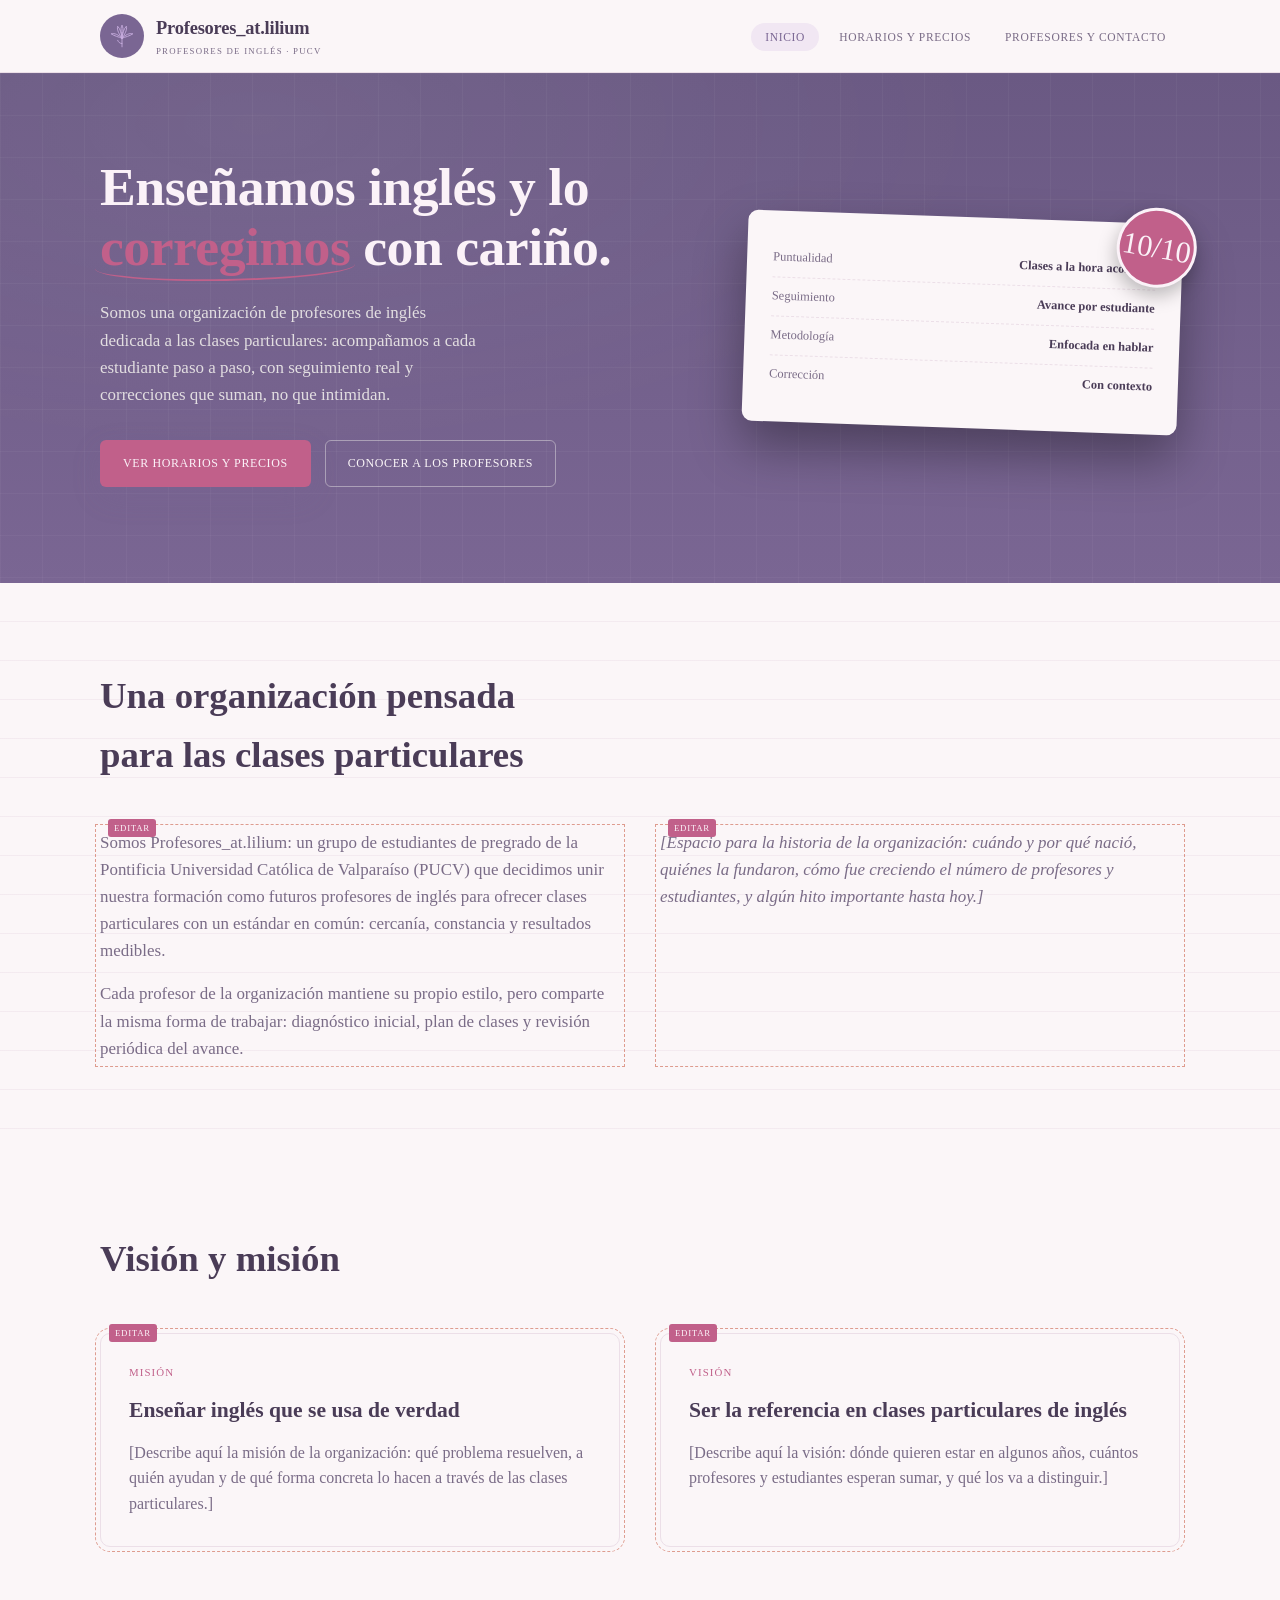
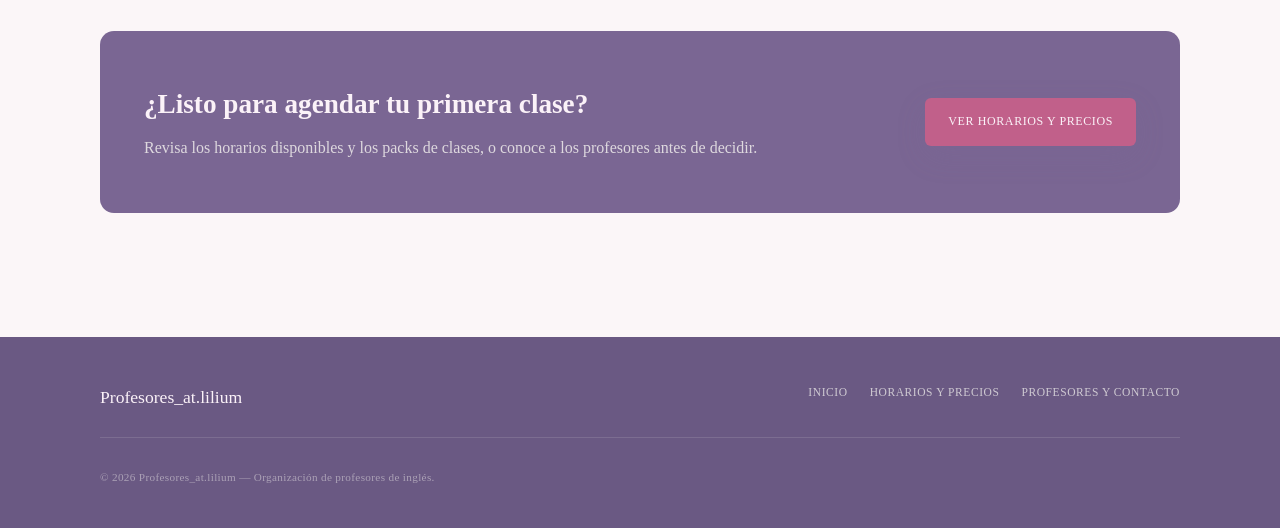
<file: index.html>
<!DOCTYPE html>
<html lang="es">
<head>
<meta charset="UTF-8">
<meta name="viewport" content="width=device-width, initial-scale=1.0">
<title>Profesores_at.lilium — Clases particulares de inglés</title>
<meta name="description" content="Organización de profesores de inglés dedicada a clases particulares, con historia, visión y misión propias.">
<link rel="stylesheet" href="style.css">
</head>
<body>

<header class="encabezado">
  <nav class="nav contenedor">
    <a href="index.html" class="marca">
      <div class="logo-hueco" aria-hidden="true">
        <svg viewBox="0 0 48 48" fill="none" stroke="currentColor" stroke-width="1.6" stroke-linecap="round" stroke-linejoin="round">
          <path d="M24 44 L24 28"/>
          <path d="M24 38 C20 38 17 35 16 32"/>
          <path d="M24 28 C24 20 20 12 24 4 C28 12 24 20 24 28 Z"/>
          <path d="M24 28 C30 22 38 18 44 20 C38 24 30 26 24 28 Z"/>
          <path d="M24 28 C18 22 10 18 4 20 C10 24 18 26 24 28 Z"/>
          <path d="M24 28 C29 21 34 13 32 6 C27 11 25 20 24 28 Z"/>
          <path d="M24 28 C19 21 14 13 16 6 C21 11 23 20 24 28 Z"/>
          <circle cx="24" cy="27" r="1.6" fill="currentColor" stroke="none"/>
        </svg>
      </div>
      <div class="marca-nombre">
        <span data-bind="sitio.nombre"></span>
        <span data-bind="sitio.tagline"></span>
      </div>
    </a>
    <button class="nav-toggle" aria-label="Abrir menú"><span></span></button>
    <ul class="nav-links" data-nav></ul>
  </nav>
</header>

<main>

  <!-- HERO -->
  <section class="hero">
    <div class="contenedor hero-grid">
      <div>
        <h1 data-bind-html="inicio.heroTituloHtml"></h1>
        <p class="lead" data-bind="inicio.heroLead"></p>
        <div class="hero-acciones">
          <a href="horarios.html" class="boton boton-primario">Ver horarios y precios</a>
          <a href="profesores.html" class="boton boton-secundario">Conocer a los profesores</a>
        </div>
      </div>

      <div class="prueba" id="prueba-lista" aria-hidden="true"></div>
    </div>
  </section>

  <!-- QUIÉNES SOMOS -->
  <section class="seccion papel-lineas">
    <div class="contenedor">
      <div class="seccion-cabecera reveal">
        <h2 data-bind="inicio.quienesSomosTitulo"></h2>
      </div>
      <div class="dos-columnas reveal">
        <div class="parrafo-grande editar">
          <p data-bind="inicio.quienesSomosParrafo1"></p>
          <p data-bind="inicio.quienesSomosParrafo2"></p>
        </div>
        <div class="parrafo-grande editar">
          <p><em data-bind="inicio.historiaTexto"></em></p>
        </div>
      </div>
    </div>
  </section>

  <!-- VISIÓN Y MISIÓN -->
  <section class="seccion">
    <div class="contenedor">
      <div class="seccion-cabecera reveal">
        <h2>Visión y misión</h2>
      </div>
      <div class="dos-columnas reveal">
        <div class="tarjeta editar">
          <span class="marca-tab">Misión</span>
          <h3 data-bind="inicio.mision.titulo"></h3>
          <p data-bind="inicio.mision.texto"></p>
        </div>
        <div class="tarjeta editar">
          <span class="marca-tab">Visión</span>
          <h3 data-bind="inicio.vision.titulo"></h3>
          <p data-bind="inicio.vision.texto"></p>
        </div>
      </div>
    </div>
  </section>

  <!-- CTA -->
  <section class="seccion" style="padding-top:0;">
    <div class="contenedor">
      <div class="cta-final reveal">
        <div>
          <h2 data-bind="inicio.ctaTitulo"></h2>
          <p data-bind="inicio.ctaTexto"></p>
        </div>
        <div class="hero-acciones">
          <a href="horarios.html" class="boton boton-primario">Ver horarios y precios</a>
        </div>
      </div>
    </div>
  </section>

</main>

<footer class="pie">
  <div class="contenedor">
    <div class="pie-grid">
      <span class="pie-marca" data-bind="sitio.nombre"></span>
      <ul class="pie-links" data-nav></ul>
    </div>
    <p class="pie-copy">© <span data-bind="sitio.anioCopyright"></span> <span data-bind="sitio.nombre"></span> — Organización de profesores de inglés.</p>
  </div>
</footer>

<script src="contenido.js"></script>
<script src="render.js"></script>
<script src="script.js"></script>
</body>
</html>
</file>
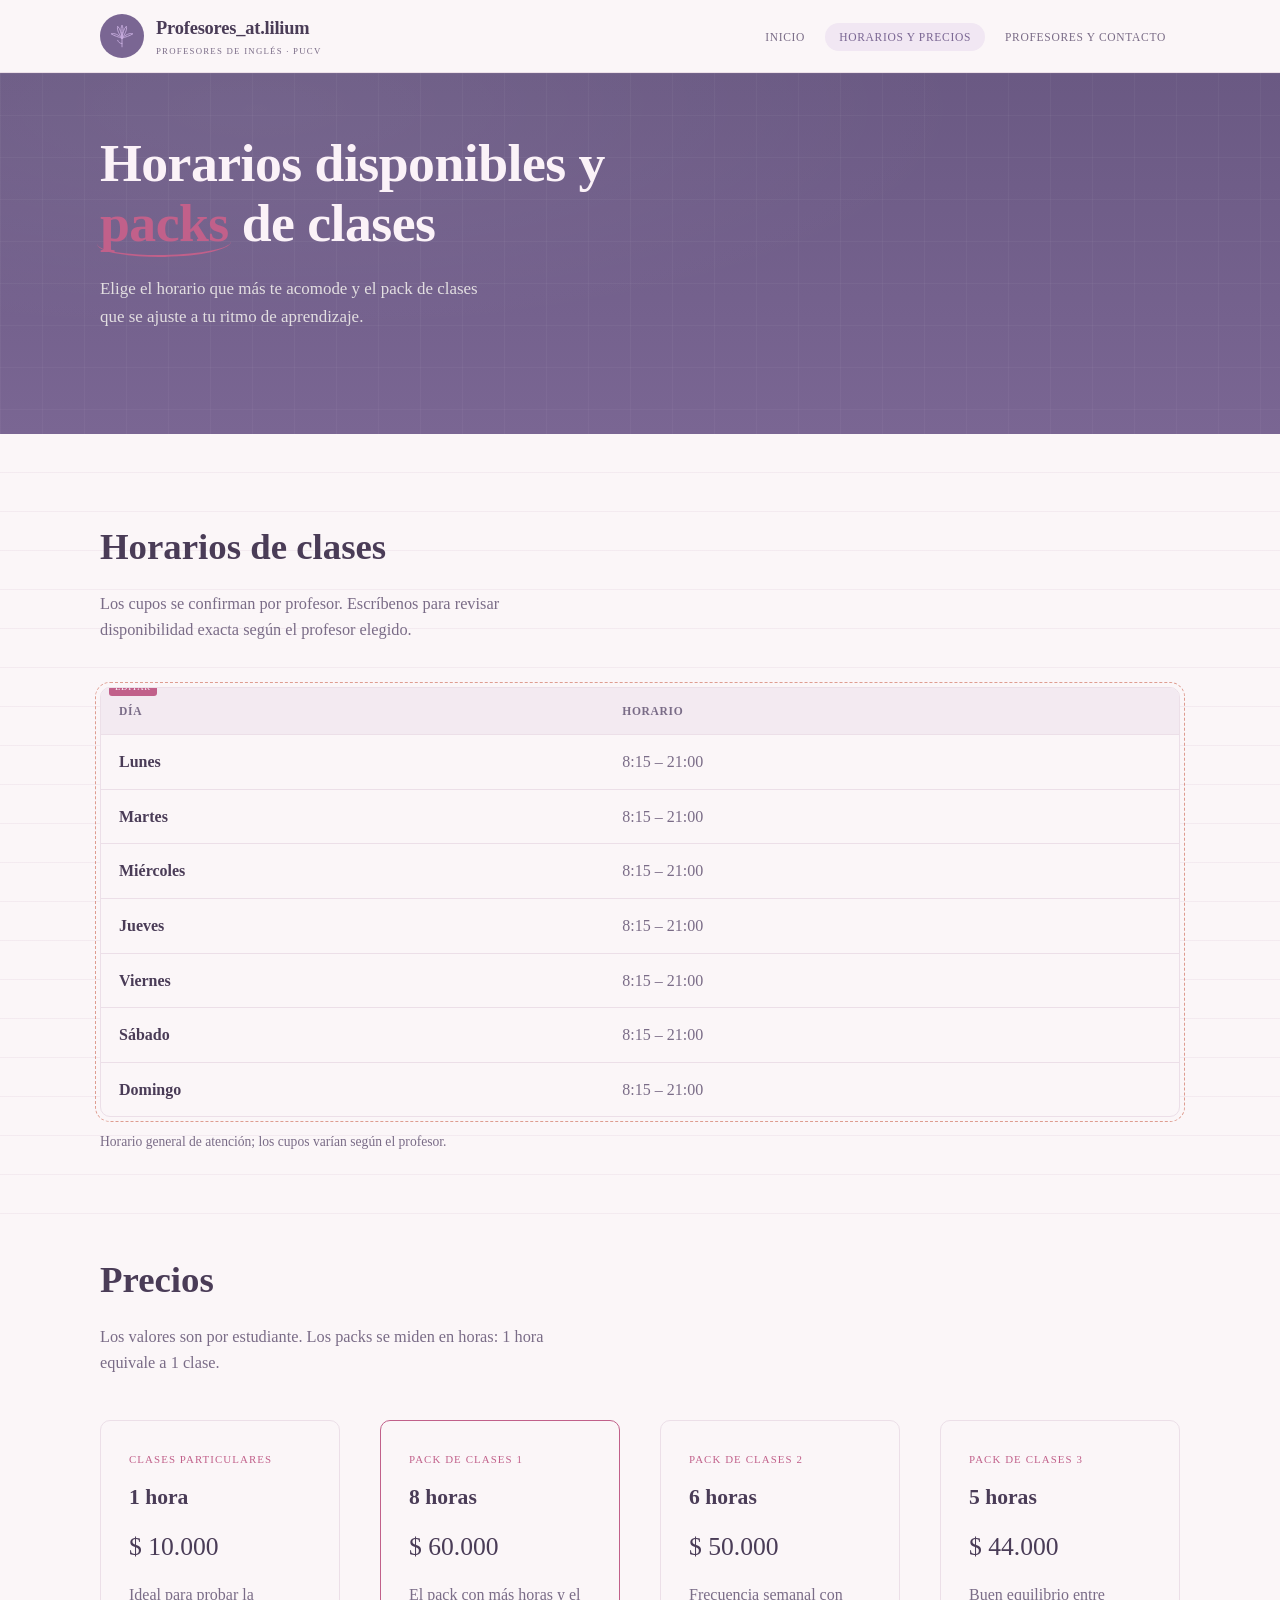
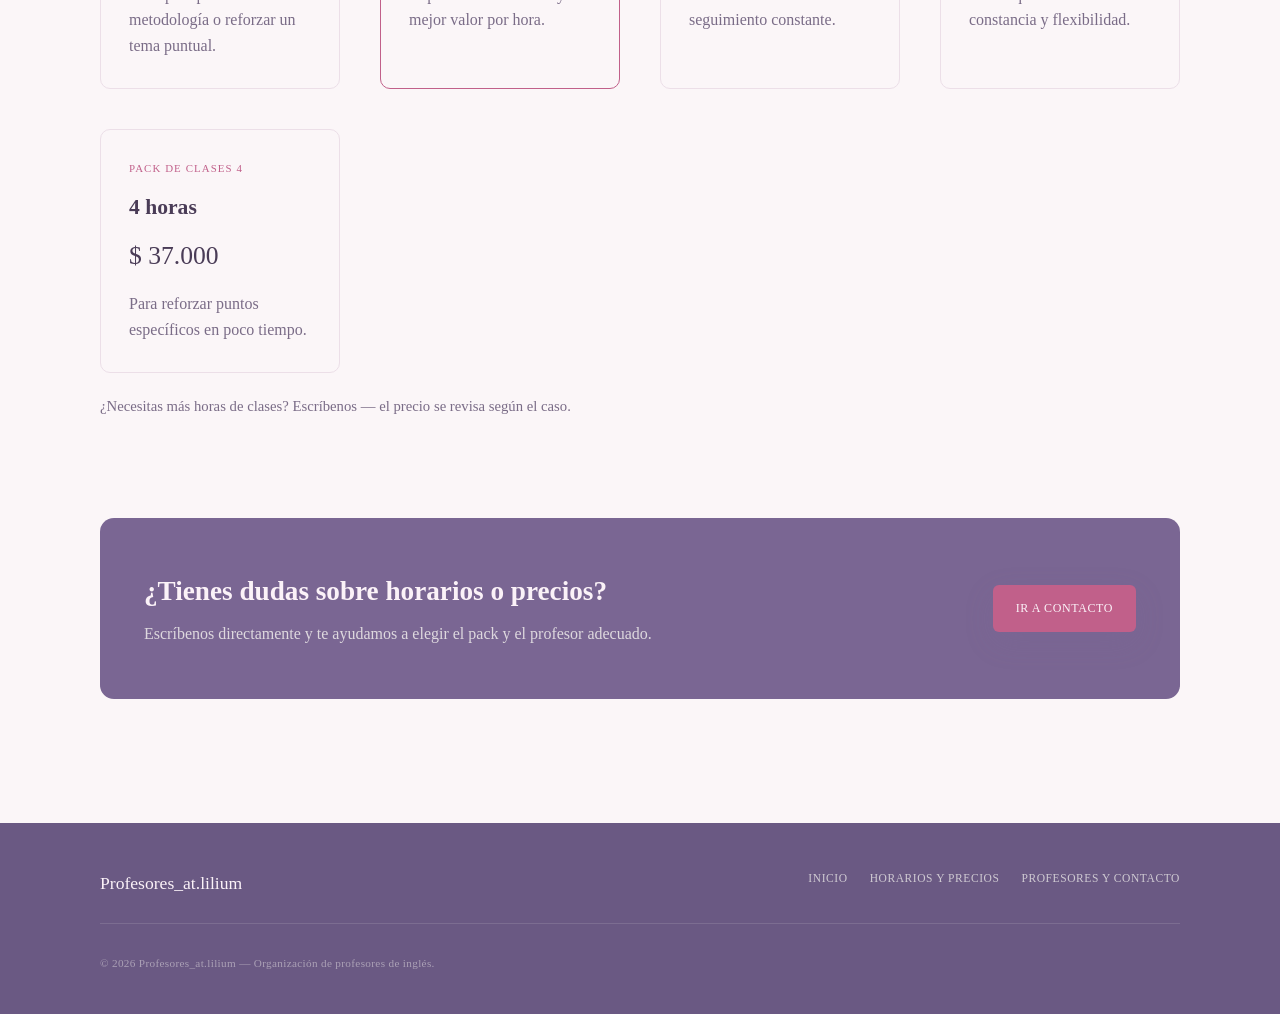
<file: horarios.html>
<!DOCTYPE html>
<html lang="es">
<head>
<meta charset="UTF-8">
<meta name="viewport" content="width=device-width, initial-scale=1.0">
<title>Horarios y precios — Profesores_at.lilium</title>
<meta name="description" content="Horarios disponibles para clases particulares de inglés y precios de cada pack de clases.">
<link rel="stylesheet" href="style.css">
</head>
<body>

<header class="encabezado">
  <nav class="nav contenedor">
    <a href="index.html" class="marca">
      <div class="logo-hueco" aria-hidden="true">
        <svg viewBox="0 0 48 48" fill="none" stroke="currentColor" stroke-width="1.6" stroke-linecap="round" stroke-linejoin="round">
          <path d="M24 44 L24 28"/>
          <path d="M24 38 C20 38 17 35 16 32"/>
          <path d="M24 28 C24 20 20 12 24 4 C28 12 24 20 24 28 Z"/>
          <path d="M24 28 C30 22 38 18 44 20 C38 24 30 26 24 28 Z"/>
          <path d="M24 28 C18 22 10 18 4 20 C10 24 18 26 24 28 Z"/>
          <path d="M24 28 C29 21 34 13 32 6 C27 11 25 20 24 28 Z"/>
          <path d="M24 28 C19 21 14 13 16 6 C21 11 23 20 24 28 Z"/>
          <circle cx="24" cy="27" r="1.6" fill="currentColor" stroke="none"/>
        </svg>
      </div>
      <div class="marca-nombre">
        <span data-bind="sitio.nombre"></span>
        <span data-bind="sitio.tagline"></span>
      </div>
    </a>
    <button class="nav-toggle" aria-label="Abrir menú"><span></span></button>
    <ul class="nav-links" data-nav></ul>
  </nav>
</header>

<main>

  <section class="hero" style="padding: 60px 0 72px;">
    <div class="contenedor">
      <h1 style="max-width: 20ch;" data-bind-html="horarios.heroTituloHtml"></h1>
      <p class="lead" data-bind="horarios.heroLead"></p>
    </div>
  </section>

  <!-- HORARIOS -->
  <section class="seccion papel-lineas">
    <div class="contenedor">
      <div class="seccion-cabecera reveal">
        <h2 data-bind="horarios.horarioIntroTitulo"></h2>
        <p data-bind="horarios.horarioIntroTexto"></p>
      </div>

      <div class="reveal editar" style="overflow-x:auto; border:1px solid var(--papel-linea); border-radius: 10px; background: var(--papel);">
        <table style="width:100%; border-collapse: collapse; min-width: 360px;">
          <thead>
            <tr style="background:#F3EAF1;">
              <th style="text-align:left; padding:14px 18px; font-family: var(--fuente-nota); font-size:0.72rem; letter-spacing:0.06em; text-transform:uppercase; color:var(--tinta-suave);">Día</th>
              <th style="text-align:left; padding:14px 18px; font-family: var(--fuente-nota); font-size:0.72rem; letter-spacing:0.06em; text-transform:uppercase; color:var(--tinta-suave);">Horario</th>
            </tr>
          </thead>
          <tbody id="tabla-horarios-cuerpo"></tbody>
        </table>
      </div>
      <p style="margin-top:14px; font-size:0.85rem; color:var(--tinta-suave);" data-bind="horarios.horarioNota"></p>
    </div>
  </section>

  <!-- PRECIOS -->
  <section class="seccion" style="padding-top:0;">
    <div class="contenedor">
      <div class="seccion-cabecera reveal">
        <h2 data-bind="horarios.precioIntroTitulo"></h2>
        <p data-bind="horarios.precioIntroTexto"></p>
      </div>

      <div class="dos-columnas reveal" id="packs-grid" style="grid-template-columns: repeat(auto-fit, minmax(220px, 1fr));"></div>
      <p style="margin-top:22px; font-size:0.92rem; color:var(--tinta-suave);" data-bind="horarios.packsNota"></p>
    </div>
  </section>

  <section class="seccion" style="padding-top:0;">
    <div class="contenedor">
      <div class="cta-final reveal">
        <div>
          <h2 data-bind="horarios.ctaTitulo"></h2>
          <p data-bind="horarios.ctaTexto"></p>
        </div>
        <a href="profesores.html#contacto" class="boton boton-primario">Ir a contacto</a>
      </div>
    </div>
  </section>

</main>

<footer class="pie">
  <div class="contenedor">
    <div class="pie-grid">
      <span class="pie-marca" data-bind="sitio.nombre"></span>
      <ul class="pie-links" data-nav></ul>
    </div>
    <p class="pie-copy">© <span data-bind="sitio.anioCopyright"></span> <span data-bind="sitio.nombre"></span> — Organización de profesores de inglés.</p>
  </div>
</footer>

<script src="contenido.js"></script>
<script src="render.js"></script>
<script src="script.js"></script>
</body>
</html>
</file>
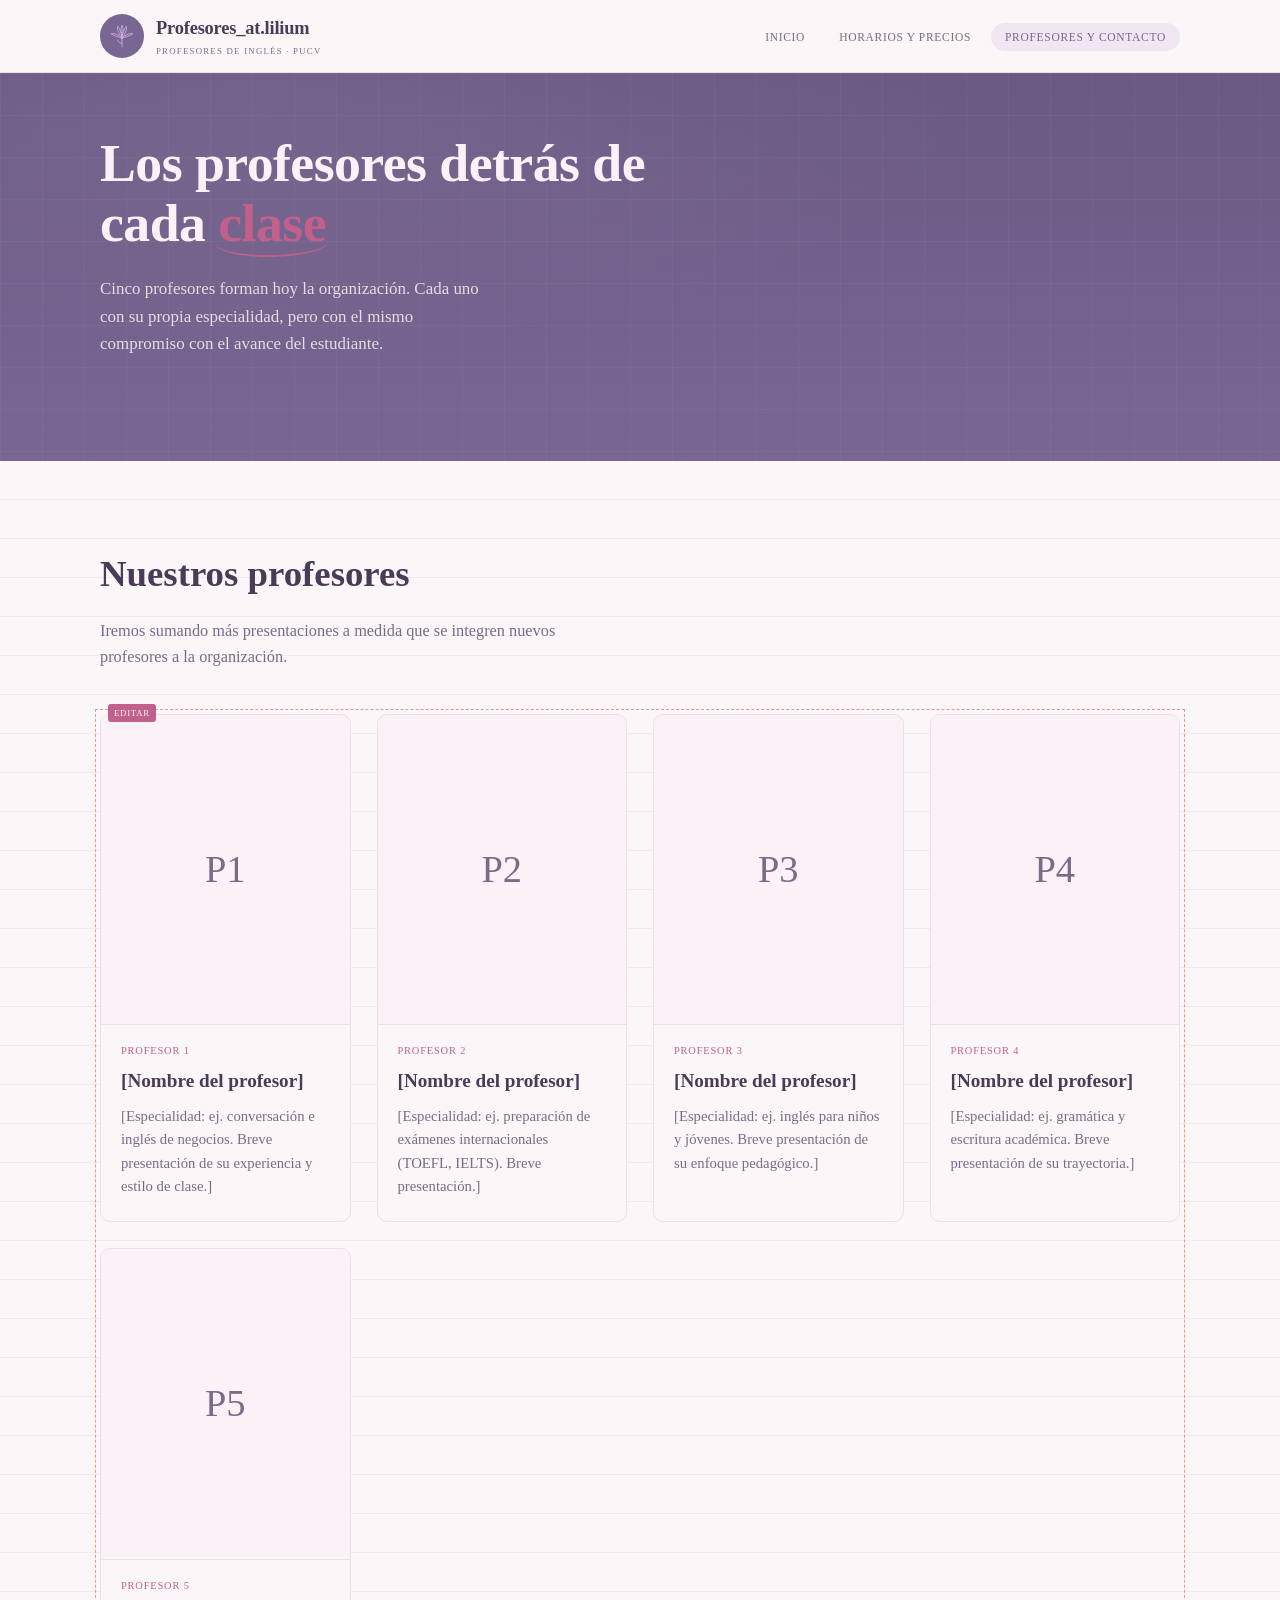
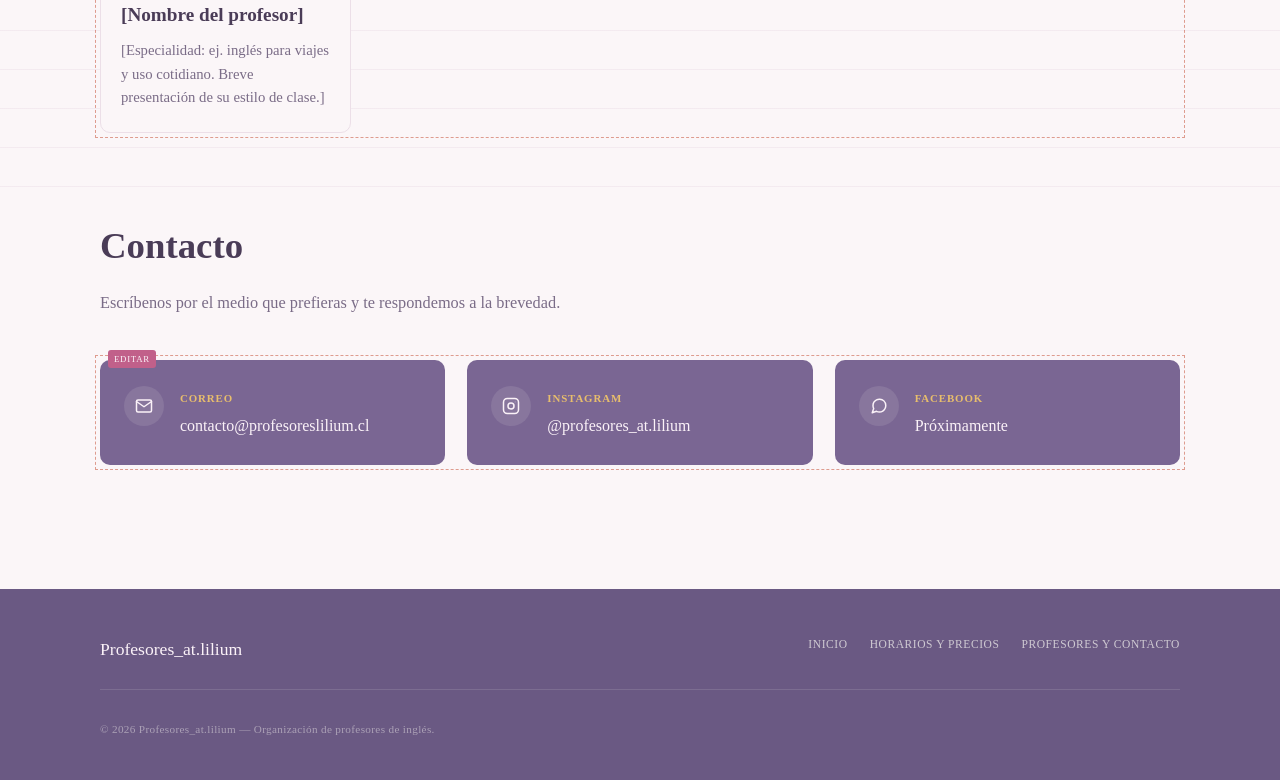
<file: profesores.html>
<!DOCTYPE html>
<html lang="es">
<head>
<meta charset="UTF-8">
<meta name="viewport" content="width=device-width, initial-scale=1.0">
<title>Profesores y contacto — Profesores_at.lilium</title>
<meta name="description" content="Conoce a los profesores de inglés de la organización y encuentra nuestros datos de contacto.">
<link rel="stylesheet" href="style.css">
<style>
  .profesores-grid{
    display:grid;
    grid-template-columns: repeat(auto-fit, minmax(220px, 1fr));
    gap: 26px;
  }
  .profe-card{
    background: var(--papel);
    border: 1px solid var(--papel-linea);
    border-radius: 10px;
    overflow:hidden;
    transition: transform .2s ease, box-shadow .2s ease;
  }
  .profe-card:hover{ transform: translateY(-4px); box-shadow: var(--sombra); }
  .profe-foto{
    aspect-ratio: 4/5;
    background: var(--tiza);
    display:flex;
    align-items:center;
    justify-content:center;
    font-family: var(--fuente-display);
    font-size: 2.4rem;
    color: var(--tinta-suave);
    border-bottom: 1px solid var(--papel-linea);
  }
  .profe-info{ padding: 18px 20px 22px; }
  .profe-info .marca-tab{
    font-family: var(--fuente-nota);
    font-size: 0.65rem;
    letter-spacing: 0.08em;
    text-transform:uppercase;
    color: var(--rojo-correccion);
    display:block;
    margin-bottom: 6px;
  }
  .profe-info h3{
    font-family: var(--fuente-display);
    font-size: 1.2rem;
    margin: 0 0 8px;
  }
  .profe-info p{
    margin:0;
    color: var(--tinta-suave);
    font-size: 0.92rem;
  }

  .contacto-grid{
    display:grid;
    grid-template-columns: repeat(auto-fit, minmax(230px, 1fr));
    gap: 22px;
  }
  .contacto-item{
    background: var(--pizarron);
    color: var(--tiza);
    border-radius: 10px;
    padding: 26px 24px;
    display:flex;
    gap: 16px;
    align-items:flex-start;
  }
  .contacto-icono{
    width: 40px; height: 40px;
    border-radius: 50%;
    background: rgba(250,249,243,0.1);
    display:flex; align-items:center; justify-content:center;
    flex-shrink:0;
  }
  .contacto-item h3{
    font-family: var(--fuente-nota);
    font-size: 0.68rem;
    letter-spacing: 0.08em;
    text-transform:uppercase;
    margin: 4px 0 6px;
    color: var(--amarillo-marcador);
  }
  .contacto-item a, .contacto-item p{
    margin:0;
    color: var(--tiza);
    text-decoration:none;
    font-size: 1rem;
    word-break: break-word;
  }
</style>
</head>
<body>

<header class="encabezado">
  <nav class="nav contenedor">
    <a href="index.html" class="marca">
      <div class="logo-hueco" aria-hidden="true">
        <svg viewBox="0 0 48 48" fill="none" stroke="currentColor" stroke-width="1.6" stroke-linecap="round" stroke-linejoin="round">
          <path d="M24 44 L24 28"/>
          <path d="M24 38 C20 38 17 35 16 32"/>
          <path d="M24 28 C24 20 20 12 24 4 C28 12 24 20 24 28 Z"/>
          <path d="M24 28 C30 22 38 18 44 20 C38 24 30 26 24 28 Z"/>
          <path d="M24 28 C18 22 10 18 4 20 C10 24 18 26 24 28 Z"/>
          <path d="M24 28 C29 21 34 13 32 6 C27 11 25 20 24 28 Z"/>
          <path d="M24 28 C19 21 14 13 16 6 C21 11 23 20 24 28 Z"/>
          <circle cx="24" cy="27" r="1.6" fill="currentColor" stroke="none"/>
        </svg>
      </div>
      <div class="marca-nombre">
        <span data-bind="sitio.nombre"></span>
        <span data-bind="sitio.tagline"></span>
      </div>
    </a>
    <button class="nav-toggle" aria-label="Abrir menú"><span></span></button>
    <ul class="nav-links" data-nav></ul>
  </nav>
</header>

<main>

  <section class="hero" style="padding: 60px 0 72px;">
    <div class="contenedor">
      <h1 style="max-width: 22ch;" data-bind-html="profesores.heroTituloHtml"></h1>
      <p class="lead" data-bind="profesores.heroLead"></p>
    </div>
  </section>

  <!-- PROFESORES -->
  <section class="seccion papel-lineas">
    <div class="contenedor">
      <div class="seccion-cabecera reveal">
        <h2 data-bind="profesores.listaTitulo"></h2>
        <p data-bind="profesores.listaTexto"></p>
      </div>

      <div class="profesores-grid reveal editar" id="profesores-grid"></div>
    </div>
  </section>

  <!-- CONTACTO -->
  <section id="contacto" class="seccion" style="padding-top:0;">
    <div class="contenedor">
      <div class="seccion-cabecera reveal">
        <h2 data-bind="profesores.contactoTitulo"></h2>
        <p data-bind="profesores.contactoTexto"></p>
      </div>

      <div class="contacto-grid reveal editar">
        <div class="contacto-item">
          <div class="contacto-icono">
            <svg width="18" height="18" viewBox="0 0 24 24" fill="none" stroke="currentColor" stroke-width="2" stroke-linecap="round" stroke-linejoin="round"><path d="M4 4h16v16H4z" opacity="0"></path><path d="M22 6l-10 7L2 6"></path><rect x="2" y="4" width="20" height="16" rx="2"></rect></svg>
          </div>
          <div>
            <h3>Correo</h3>
            <a data-bind="sitio.correo" id="link-correo"></a>
          </div>
        </div>

        <div class="contacto-item">
          <div class="contacto-icono">
            <svg width="18" height="18" viewBox="0 0 24 24" fill="none" stroke="currentColor" stroke-width="2" stroke-linecap="round" stroke-linejoin="round"><rect x="2" y="2" width="20" height="20" rx="5"></rect><circle cx="12" cy="12" r="4"></circle><circle cx="17.5" cy="6.5" r="0.6" fill="currentColor" stroke="none"></circle></svg>
          </div>
          <div>
            <h3>Instagram</h3>
            <a data-bind="sitio.instagramTexto" data-bind-href="sitio.instagramUrl" target="_blank" rel="noopener"></a>
          </div>
        </div>

        <div class="contacto-item">
          <div class="contacto-icono">
            <svg width="18" height="18" viewBox="0 0 24 24" fill="none" stroke="currentColor" stroke-width="2" stroke-linecap="round" stroke-linejoin="round"><path d="M21 11.5a8.38 8.38 0 0 1-.9 3.8 8.5 8.5 0 0 1-7.6 4.7 8.38 8.38 0 0 1-3.8-.9L3 21l1.9-5.7a8.38 8.38 0 0 1-.9-3.8 8.5 8.5 0 0 1 4.7-7.6 8.38 8.38 0 0 1 3.8-.9h.5a8.48 8.48 0 0 1 8 8v.5z"></path></svg>
          </div>
          <div>
            <h3>Facebook</h3>
            <p data-bind="sitio.facebookTexto"></p>
          </div>
        </div>
      </div>
    </div>
  </section>

</main>

<footer class="pie">
  <div class="contenedor">
    <div class="pie-grid">
      <span class="pie-marca" data-bind="sitio.nombre"></span>
      <ul class="pie-links" data-nav></ul>
    </div>
    <p class="pie-copy">© <span data-bind="sitio.anioCopyright"></span> <span data-bind="sitio.nombre"></span> — Organización de profesores de inglés.</p>
  </div>
</footer>

<script src="contenido.js"></script>
<script src="render.js"></script>
<script src="script.js"></script>
</body>
</html>
</file>
<file: style.css>
/* ============================================================
   SISTEMA DE DISEÑO — "Cuaderno de corrección"
   Idea: la organización enseña inglés corrigiendo con cariño.
   El motivo visual recurrente es la marca del profesor en rojo
   (como al corregir una prueba) sobre un fondo tipo cuaderno/
   pizarrón.
   ============================================================ */

:root{
  /* Paleta — inspirada en los colores del lirio (lilium):
     lavanda de los pétalos, rosa empolvado, durazno del centro
     de la flor y verde salvia del tallo. */
  --pizarron: #7A6693;       /* lavanda oscuro — reemplaza el verde pizarrón */
  --pizarron-2: #6A5983;     /* variante más oscura para profundidad */
  --papel: #FBF6F8;          /* blanco cálido con un dejo rosado */
  --papel-linea: #ECDFE8;    /* línea de cuaderno — lavanda-rosa muy suave */
  --tinta: #4A3C57;          /* texto principal — ciruela oscuro */
  --tinta-suave: #7A6C87;    /* texto secundario */
  --rojo-correccion: #C1608A;/* rosa frambuesa — antes rojo de corrección */
  --amarillo-marcador: #E8BE6C; /* dorado suave — polen del lirio */
  --lila-lirio: #C9AEE0;     /* lavanda claro — acento del logo */
  --tiza: #FBF2F8;

  --fuente-display: 'Times New Roman', Times, serif;
  --fuente-texto: 'Times New Roman', Times, serif;
  --fuente-nota: 'Times New Roman', Times, serif;
  --fuente-manuscrita: 'Times New Roman', Times, serif;

  --radio: 6px;
  --sombra: 0 10px 30px rgba(122, 102, 147, 0.16);
}

*{ box-sizing: border-box; }

html{ scroll-behavior: smooth; }

body{
  margin:0;
  background: var(--papel);
  color: var(--tinta);
  font-family: var(--fuente-texto);
  line-height: 1.6;
  -webkit-font-smoothing: antialiased;
}

img{ max-width:100%; display:block; }

a{ color: inherit; }

.contenedor{
  width: min(1080px, 92%);
  margin-inline: auto;
}

/* ---------- Textura de papel cuadriculado en secciones claras ---------- */
.papel-lineas{
  background-image: repeating-linear-gradient(
    to bottom,
    transparent 0px,
    transparent 38px,
    var(--papel-linea) 39px
  );
}

/* ---------- Encabezado / Navegación ---------- */
.encabezado{
  position: sticky;
  top: 0;
  z-index: 50;
  background: var(--papel);
  border-bottom: 1px solid var(--papel-linea);
}

.nav{
  display:flex;
  align-items:center;
  justify-content: space-between;
  padding: 14px 0;
}

.marca{
  display:flex;
  align-items:center;
  gap: 12px;
  text-decoration:none;
  color: var(--tinta);
}

.logo-hueco{
  width: 44px;
  height: 44px;
  border-radius: 50%;
  display:flex;
  align-items:center;
  justify-content:center;
  flex-shrink:0;
  background: var(--pizarron);
  color: var(--lila-lirio);
}
.logo-hueco svg{ width: 26px; height: 26px; }

.marca-nombre{
  font-family: var(--fuente-display);
  font-weight: 600;
  font-size: 1.15rem;
  letter-spacing: -0.01em;
}

.marca-nombre span{
  display:block;
  font-family: var(--fuente-nota);
  font-size: 0.55rem;
  letter-spacing: 0.14em;
  color: var(--tinta-suave);
  text-transform: uppercase;
  font-weight: 500;
}

.marca-nombre > span:first-child{
  display:block;
  font-family: var(--fuente-display);
  font-size: 1.15rem;
  font-weight: 600;
  letter-spacing: -0.01em;
  color: var(--tinta);
  text-transform: none;
}

.nav-links{
  display:flex;
  gap: 6px;
  list-style:none;
  margin:0; padding:0;
  align-items:center;
}

.nav-links a{
  text-decoration:none;
  font-family: var(--fuente-nota);
  font-size: 0.72rem;
  letter-spacing: 0.06em;
  text-transform: uppercase;
  color: var(--tinta-suave);
  padding: 8px 14px;
  border-radius: 999px;
  transition: color .2s ease, background .2s ease;
}

.nav-links a:hover{ color: var(--tinta); background: var(--tiza); }

.nav-links a.activo{
  color: var(--pizarron);
  background: #F1E7F3;
}

.nav-toggle{
  display:none;
  background:none;
  border: 1px solid var(--papel-linea);
  border-radius: var(--radio);
  width: 40px; height: 40px;
  cursor:pointer;
  align-items:center;
  justify-content:center;
}
.nav-toggle span, .nav-toggle span::before, .nav-toggle span::after{
  content:"";
  display:block;
  width: 18px; height: 2px;
  background: var(--tinta);
  position:relative;
  transition: all .2s ease;
}
.nav-toggle span::before{ position:absolute; top:-6px; }
.nav-toggle span::after{ position:absolute; top:6px; }

/* ---------- Botones ---------- */
.boton{
  display:inline-flex;
  align-items:center;
  gap:8px;
  font-family: var(--fuente-nota);
  font-size: 0.75rem;
  letter-spacing: 0.05em;
  text-transform: uppercase;
  text-decoration:none;
  padding: 13px 22px;
  border-radius: var(--radio);
  cursor:pointer;
  border: 1.5px solid transparent;
  transition: transform .15s ease, box-shadow .15s ease;
}
.boton:hover{ transform: translateY(-2px); }

.boton-primario{
  background: var(--rojo-correccion);
  color: var(--tiza);
  box-shadow: var(--sombra);
}
.boton-secundario{
  background: transparent;
  color: var(--papel);
  border-color: rgba(250,249,243,0.4);
}
.boton-terciario{
  background: transparent;
  color: var(--pizarron);
  border-color: var(--pizarron);
}

/* ---------- Marca de corrección (elemento firma) ---------- */
.correccion{
  position:relative;
  color: var(--rojo-correccion);
  white-space: nowrap;
}
.correccion::after{
  content:"";
  position:absolute;
  left:-2%; right:-2%; bottom:-0.06em;
  height: 0.5em;
  border-bottom: 2.5px solid var(--rojo-correccion);
  border-radius: 50%;
  transform: rotate(-1deg);
  pointer-events:none;
}
.nota-manuscrita{
  font-family: var(--fuente-manuscrita);
  color: var(--rojo-correccion);
  font-size: 1.4rem;
  font-weight: 600;
  display:inline-block;
  transform: rotate(-4deg);
}

/* ---------- Hero ---------- */
.hero{
  background:
    radial-gradient(ellipse at 15% 20%, rgba(255,255,255,0.05), transparent 45%),
    var(--pizarron);
  background-color: var(--pizarron);
  background-image:
    linear-gradient(rgba(255,255,255,0.035) 1px, transparent 1px),
    linear-gradient(90deg, rgba(255,255,255,0.035) 1px, transparent 1px),
    radial-gradient(ellipse at 20% 10%, rgba(255,255,255,0.06), transparent 50%),
    linear-gradient(var(--pizarron-2), var(--pizarron));
  background-size: 42px 42px, 42px 42px, cover, cover;
  color: var(--tiza);
  padding: 84px 0 96px;
}

.hero-grid{
  display:grid;
  grid-template-columns: 1.15fr 0.85fr;
  gap: 56px;
  align-items:center;
}

.eyebrow{
  font-family: var(--fuente-nota);
  font-size: 0.72rem;
  letter-spacing: 0.18em;
  text-transform:uppercase;
  color: var(--amarillo-marcador);
  margin-bottom: 18px;
  display:inline-block;
}

.hero h1{
  font-family: var(--fuente-display);
  font-size: clamp(2.3rem, 4.2vw, 3.4rem);
  line-height: 1.12;
  font-weight: 600;
  margin: 0 0 22px;
  letter-spacing: -0.01em;
}

.hero p.lead{
  font-size: 1.06rem;
  color: rgba(250,249,243,0.82);
  max-width: 46ch;
  margin: 0 0 32px;
}

.hero-acciones{
  display:flex;
  gap: 14px;
  flex-wrap: wrap;
}

/* Tarjeta "prueba corregida" decorativa del hero */
.prueba{
  background: var(--papel);
  color: var(--tinta);
  border-radius: 10px;
  padding: 28px 26px;
  transform: rotate(2deg);
  box-shadow: 0 24px 50px rgba(0,0,0,0.35);
  position:relative;
}
.prueba::before{
  content: "10/10";
  position:absolute;
  top: -16px; right: -14px;
  background: var(--rojo-correccion);
  color: var(--tiza);
  font-family: var(--fuente-manuscrita);
  font-size: 1.9rem;
  width: 74px; height: 74px;
  border-radius: 50%;
  display:flex; align-items:center; justify-content:center;
  transform: rotate(8deg);
  box-shadow: 0 8px 18px rgba(0,0,0,0.25);
  border: 3px solid var(--tiza);
}
.prueba-linea{
  font-family: var(--fuente-nota);
  font-size: 0.78rem;
  color: var(--tinta-suave);
  border-bottom: 1px dashed var(--papel-linea);
  padding: 9px 0;
  display:flex;
  justify-content: space-between;
}
.prueba-linea:last-child{ border-bottom:none; }
.prueba-linea b{ color: var(--tinta); font-weight:600; }

/* ---------- Secciones generales ---------- */
.seccion{
  padding: 84px 0;
}
.seccion-cabecera{
  max-width: 62ch;
  margin-bottom: 44px;
}
.seccion-cabecera .eyebrow{ color: var(--rojo-correccion); }
.seccion-cabecera h2{
  font-family: var(--fuente-display);
  font-size: clamp(1.7rem, 3vw, 2.3rem);
  margin: 0 0 14px;
  color: var(--tinta);
  font-weight: 600;
}
.seccion-cabecera p{
  color: var(--tinta-suave);
  font-size: 1.02rem;
  margin:0;
}

.dos-columnas{
  display:grid;
  grid-template-columns: 1fr 1fr;
  gap: 40px;
}

.parrafo-grande{
  font-size: 1.06rem;
  color: var(--tinta-suave);
}
.parrafo-grande p{ margin: 0 0 16px; }
.parrafo-grande p:last-child{ margin-bottom:0; }

/* Tarjetas Visión/Misión */
.tarjeta{
  background: var(--papel);
  border: 1px solid var(--papel-linea);
  border-radius: 10px;
  padding: 30px 28px;
  position:relative;
}
.tarjeta .marca-tab{
  font-family: var(--fuente-nota);
  font-size: 0.68rem;
  letter-spacing: 0.1em;
  text-transform:uppercase;
  color: var(--rojo-correccion);
  display:block;
  margin-bottom: 12px;
}
.tarjeta h3{
  font-family: var(--fuente-display);
  font-size: 1.35rem;
  margin: 0 0 12px;
}
.tarjeta p{
  color: var(--tinta-suave);
  margin:0;
}

/* ---------- CTA de cierre (usado en varias páginas) ---------- */
.cta-final{
  background: var(--pizarron);
  color: var(--tiza);
  border-radius: 14px;
  padding: 52px 44px;
  display:flex;
  align-items:center;
  justify-content:space-between;
  gap: 30px;
  flex-wrap:wrap;
}
.cta-final h2{
  font-family: var(--fuente-display);
  font-size: 1.7rem;
  margin: 0 0 8px;
  font-weight:600;
}
.cta-final p{
  margin:0;
  color: rgba(250,249,243,0.78);
}

/* ---------- Footer ---------- */
.pie{
  background: var(--pizarron-2);
  color: rgba(250,249,243,0.7);
  padding: 46px 0 30px;
  margin-top: 40px;
}
.pie-grid{
  display:flex;
  justify-content:space-between;
  gap: 30px;
  flex-wrap:wrap;
  padding-bottom: 26px;
  border-bottom: 1px solid rgba(250,249,243,0.12);
}
.pie-marca{
  font-family: var(--fuente-display);
  color: var(--tiza);
  font-size: 1.1rem;
}
.pie-links{
  list-style:none;
  display:flex;
  gap: 22px;
  padding:0; margin:0;
  font-family: var(--fuente-nota);
  font-size: 0.72rem;
  letter-spacing: 0.05em;
  text-transform:uppercase;
}
.pie-links a{ text-decoration:none; color: rgba(250,249,243,0.7); }
.pie-links a:hover{ color: var(--tiza); }
.pie-copy{
  padding-top: 20px;
  font-family: var(--fuente-nota);
  font-size: 0.7rem;
  letter-spacing: 0.03em;
  color: rgba(250,249,243,0.45);
}

/* ---------- Utilidades ---------- */
.editar{
  outline: 1.5px dashed rgba(194,68,41,0.5);
  outline-offset: 4px;
  position:relative;
}
.editar::before{
  content: "EDITAR";
  position:absolute;
  top: -10px; left: 8px;
  background: var(--rojo-correccion);
  color: var(--tiza);
  font-family: var(--fuente-nota);
  font-size: 0.55rem;
  letter-spacing: 0.08em;
  padding: 2px 6px;
  border-radius: 3px;
}

/* ---------- Reveal on scroll ---------- */
.reveal{
  opacity:0;
  transform: translateY(16px);
  transition: opacity .6s ease, transform .6s ease;
}
.reveal.visible{ opacity:1; transform:none; }

@media (prefers-reduced-motion: reduce){
  html{ scroll-behavior:auto; }
  .reveal{ opacity:1; transform:none; transition:none; }
  .boton:hover{ transform:none; }
}

/* ---------- Responsive ---------- */
@media (max-width: 880px){
  .hero-grid{ grid-template-columns: 1fr; }
  .dos-columnas{ grid-template-columns: 1fr; }
  .prueba{ transform:none; max-width: 380px; }
}

@media (max-width: 720px){
  .nav-links{
    position:absolute;
    top: 100%; left:0; right:0;
    background: var(--papel);
    flex-direction:column;
    align-items:stretch;
    padding: 10px 5%;
    border-bottom: 1px solid var(--papel-linea);
    display:none;
  }
  .nav-links.abierto{ display:flex; }
  .nav-links a{ text-align:center; }
  .nav-toggle{ display:flex; }
  .cta-final{ flex-direction:column; align-items:flex-start; }
}
</file>
